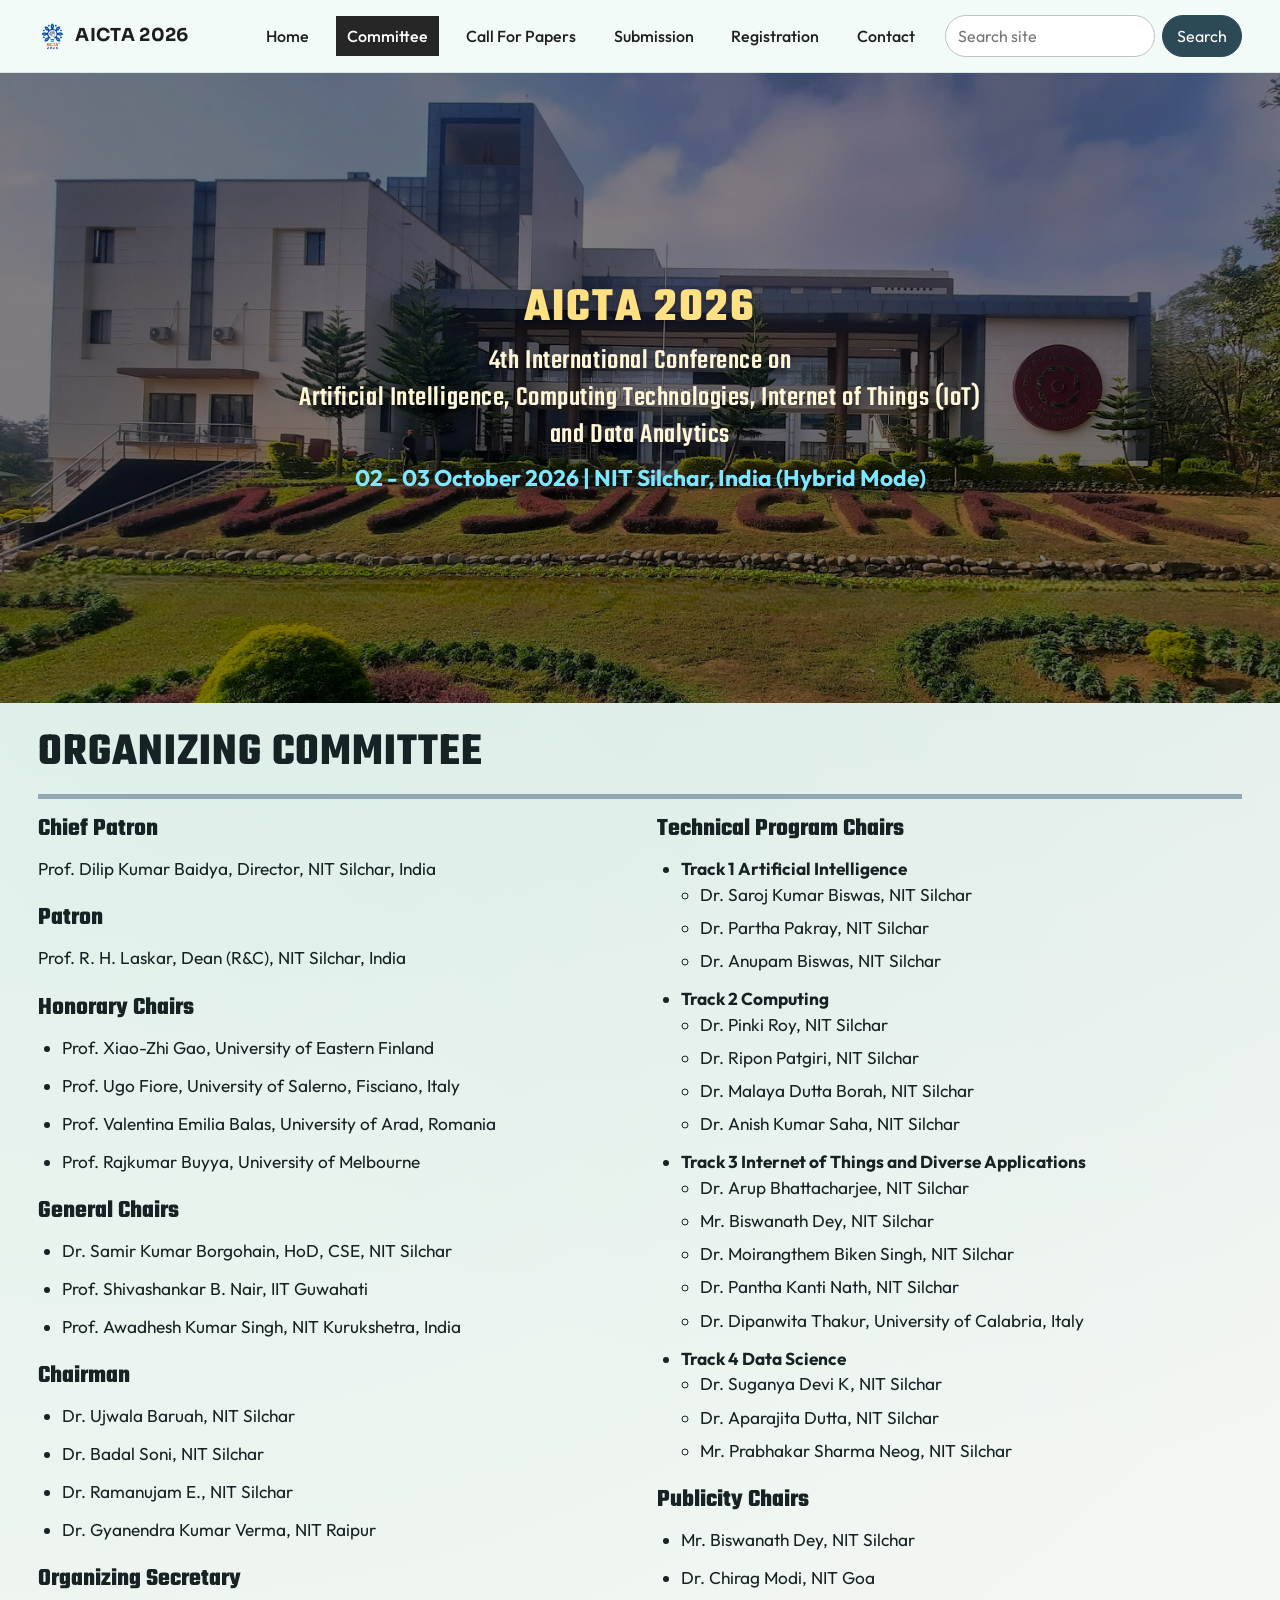
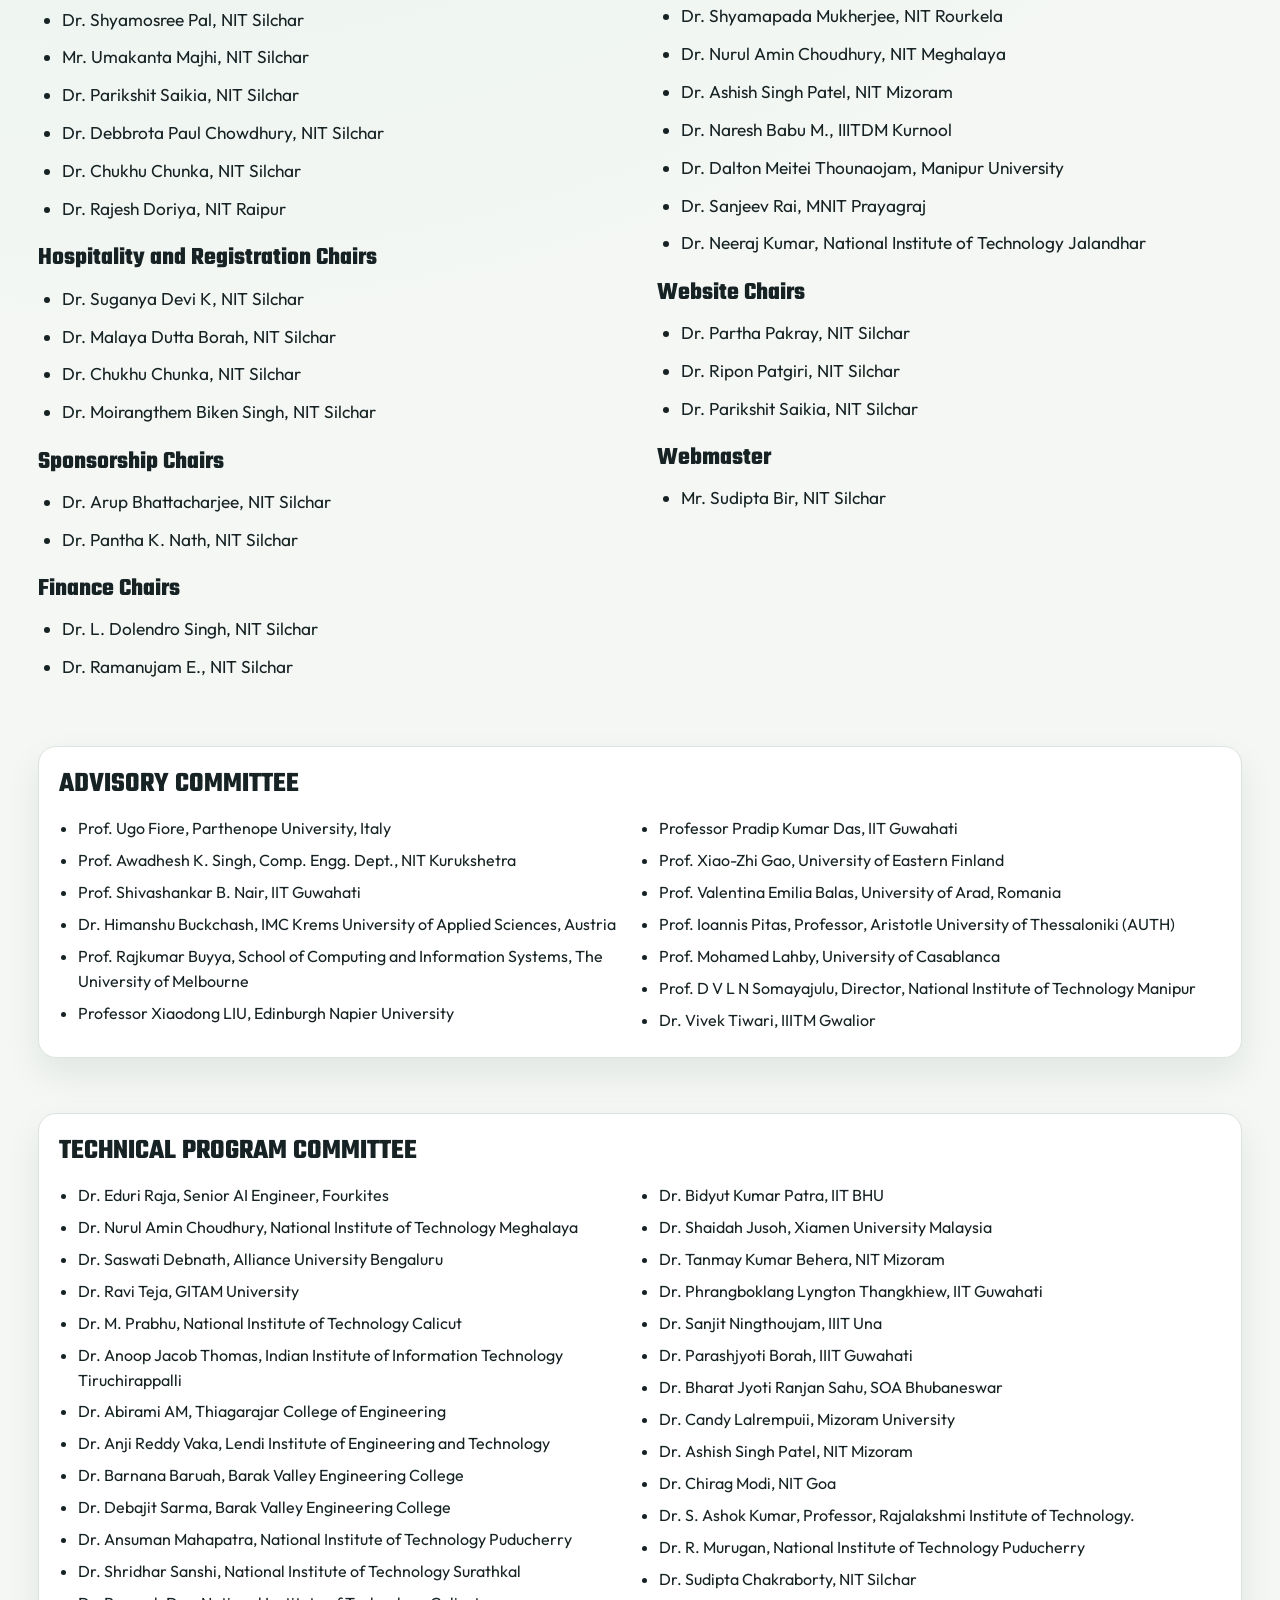
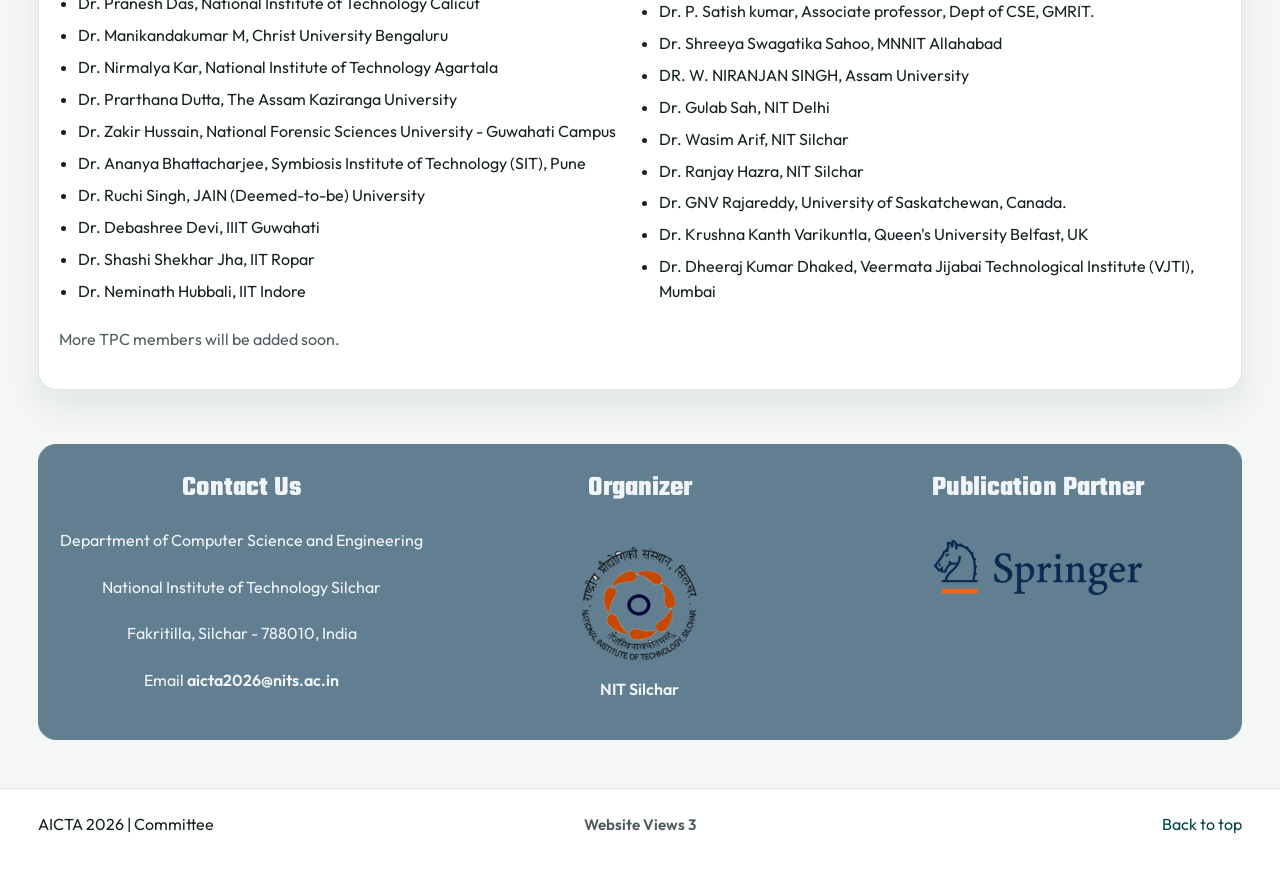
<file: committee.html>
<!DOCTYPE html>
<html lang="en">
<head>
  <meta charset="UTF-8" />
  <meta name="viewport" content="width=device-width, initial-scale=1.0" />
  <title>AICTA 2026 | Committee</title>
  <meta name="description" content="Organizing, advisory, and technical program committee for AICTA 2026." />
  <link rel="preconnect" href="https://fonts.googleapis.com" />
  <link rel="preconnect" href="https://fonts.gstatic.com" crossorigin />
  <link href="https://fonts.googleapis.com/css2?family=Outfit:wght@300;400;500;600;700;800&family=Sora:wght@400;600;700&display=swap" rel="stylesheet" />
  <link rel="stylesheet" href="styles.css" />
</head>
<body id="top">
  <header class="site-header">
    <div class="container nav-wrap">
      <a class="brand" href="index.html">
        <img class="brand-logo" src="logos/AICTA2026_Transparent.png" alt="AICTA 2026" />
        <span>AICTA 2026</span>
      </a>
      <button class="menu-btn" aria-label="Toggle navigation" aria-expanded="false">Menu</button>
      <nav class="site-nav" aria-label="Primary">
        <a href="index.html">Home</a>
        <a class="active" href="committee.html">Committee</a>
        <a href="call-for-papers.html">Call For Papers</a>
        <a href="submission.html">Submission</a>
        <a href="registration.html">Registration</a>
        <a href="#contact">Contact</a>
        <form class="site-search" role="search">
          <label class="visually-hidden" for="site-search-committee">Search site</label>
          <input id="site-search-committee" class="site-search-input" type="search" name="q" placeholder="Search site" autocomplete="off" />
          <button class="site-search-button" type="submit">Search</button>
          <div class="site-search-results" hidden></div>
        </form>
      </nav>
    </div>
  </header>

  <main>
    <section class="page-hero committee-hero">
      <div class="container top-banner-inner committee-banner-copy">
        <p class="eyebrow">AICTA 2026</p>
        <h2>4th International Conference on<br />Artificial Intelligence, Computing Technologies, Internet of Things (IoT)<br />and Data Analytics</h2>
        <p>02 - 03 October 2026 | NIT Silchar, India (Hybrid Mode)</p>
      </div>
    </section>

    <section class="section" id="organizing">
      <div class="container committee-title-wrap">
        <h1 class="committee-page-title">ORGANIZING COMMITTEE</h1>
        <hr class="committee-divider" />
      </div>

      <div class="container committee-two-column">
        <article>
          <h3>Chief Patron</h3>
          <p>Prof. Dilip Kumar Baidya, Director, NIT Silchar, India</p>
          <h3>Patron</h3>
          <p>Prof. R. H. Laskar, Dean (R&amp;C), NIT Silchar, India</p>

          <h3>Honorary Chairs</h3>
          <ul class="tight-list">
            <li>Prof. Xiao-Zhi Gao, University of Eastern Finland</li>
            <li>Prof. Ugo Fiore, University of Salerno, Fisciano, Italy</li>
            <li>Prof. Valentina Emilia Balas, University of Arad, Romania</li>
            <li>Prof. Rajkumar Buyya, University of Melbourne</li>
          </ul>

          <h3>General Chairs</h3>
          <ul class="tight-list">
            <li>Dr. Samir Kumar Borgohain, HoD, CSE, NIT Silchar</li>
            <li>Prof. Shivashankar B. Nair, IIT Guwahati</li>
            <li>Prof. Awadhesh Kumar Singh, NIT Kurukshetra, India</li>
          </ul>

          <h3>Chairman</h3>
          <ul class="tight-list">
            <li>Dr. Ujwala Baruah, NIT Silchar</li>
            <li>Dr. Badal Soni, NIT Silchar</li>
            <li>Dr. Ramanujam E., NIT Silchar</li>
            <li>Dr. Gyanendra Kumar Verma, NIT Raipur</li>
          </ul>

          <h3>Organizing Secretary</h3>
          <ul class="tight-list">
            <li>Dr. Shyamosree Pal, NIT Silchar</li>
            <li>Mr. Umakanta Majhi, NIT Silchar</li>
            <li>Dr. Parikshit Saikia, NIT Silchar</li>
            <li>Dr. Debbrota Paul Chowdhury, NIT Silchar</li>
            <li>Dr. Chukhu Chunka, NIT Silchar</li>
            <li>Dr. Rajesh Doriya, NIT Raipur</li>
          </ul>

          <h3>Hospitality and Registration Chairs</h3>
          <ul class="tight-list">
            <li>Dr. Suganya Devi K, NIT Silchar</li>
            <li>Dr. Malaya Dutta Borah, NIT Silchar</li>
            <li>Dr. Chukhu Chunka, NIT Silchar</li>
            <li>Dr. Moirangthem Biken Singh, NIT Silchar</li>
          </ul>

          <h3>Sponsorship Chairs</h3>
          <ul class="tight-list">
            <li>Dr. Arup Bhattacharjee, NIT Silchar</li>
            <li>Dr. Pantha K. Nath, NIT Silchar</li>
          </ul>

          <h3>Finance Chairs</h3>
          <ul class="tight-list">
            <li>Dr. L. Dolendro Singh, NIT Silchar</li>
            <li>Dr. Ramanujam E., NIT Silchar</li>
          </ul>
        </article>

        <article>
          <h3>Technical Program Chairs</h3>
          <ul class="tight-list">
            <li><strong>Track 1 Artificial Intelligence</strong>
              <ul class="tight-list committee-sublist">
                <li>Dr. Saroj Kumar Biswas, NIT Silchar</li>
                <li>Dr. Partha Pakray, NIT Silchar</li>
                <li>Dr. Anupam Biswas, NIT Silchar</li>
              </ul>
            </li>
            <li><strong>Track 2 Computing</strong>
              <ul class="tight-list committee-sublist">
                <li>Dr. Pinki Roy, NIT Silchar</li>
                <li>Dr. Ripon Patgiri, NIT Silchar</li>
                <li>Dr. Malaya Dutta Borah, NIT Silchar</li>
                <li>Dr. Anish Kumar Saha, NIT Silchar</li>
              </ul>
            </li>
            <li><strong>Track 3 Internet of Things and Diverse Applications</strong>
              <ul class="tight-list committee-sublist">
                <li>Dr. Arup Bhattacharjee, NIT Silchar</li>
                <li>Mr. Biswanath Dey, NIT Silchar</li>
                <li>Dr. Moirangthem Biken Singh, NIT Silchar</li>
                <li>Dr. Pantha Kanti Nath, NIT Silchar</li>
                <li>Dr. Dipanwita Thakur, University of Calabria, Italy</li>
              </ul>
            </li>
            <li><strong>Track 4 Data Science</strong>
              <ul class="tight-list committee-sublist">
                <li>Dr. Suganya Devi K, NIT Silchar</li>
                <li>Dr. Aparajita Dutta, NIT Silchar</li>
                <li>Mr. Prabhakar Sharma Neog, NIT Silchar</li>
              </ul>
            </li>
          </ul>

          <h3>Publicity Chairs</h3>
          <ul class="tight-list">
            <li>Mr. Biswanath Dey, NIT Silchar</li>
            <li>Dr. Chirag Modi, NIT Goa</li>
            <li>Dr. Shyamapada Mukherjee, NIT Rourkela</li>
            <li>Dr. Nurul Amin Choudhury, NIT Meghalaya</li>
            <li>Dr. Ashish Singh Patel, NIT Mizoram</li>
            <li>Dr. Naresh Babu M., IIITDM Kurnool</li>
            <li>Dr. Dalton Meitei Thounaojam, Manipur University</li>
            <li>Dr. Sanjeev Rai, MNIT Prayagraj</li>
            <li>Dr. Neeraj Kumar, National Institute of Technology Jalandhar</li>
          </ul>

          <h3>Website Chairs</h3>
          <ul class="tight-list">
            <li>Dr. Partha Pakray, NIT Silchar</li>
            <li>Dr. Ripon Patgiri, NIT Silchar</li>
            <li>Dr. Parikshit Saikia, NIT Silchar</li>
          </ul>

          <h3>Webmaster</h3>
          <ul class="tight-list">
            <li>Mr. Sudipta Bir, NIT Silchar</li>
          </ul>
        </article>
      </div>
    </section>

    <section class="section" id="advisory">
      <div class="container card">
        <h2 class="section-head">ADVISORY COMMITTEE</h2>
        <ul class="tight-list columns-2">
          <li>Prof. Ugo Fiore, Parthenope University, Italy</li>
          <li>Prof. Awadhesh K. Singh, Comp. Engg. Dept., NIT Kurukshetra</li>
          <li>Prof. Shivashankar B. Nair, IIT Guwahati</li>
          <li>Dr. Himanshu Buckchash, IMC Krems University of Applied Sciences, Austria</li>
          <li>Prof. Rajkumar Buyya, School of Computing and Information Systems, The University of Melbourne</li>
          <li>Professor Xiaodong LIU, Edinburgh Napier University</li>
          <li>Professor Pradip Kumar Das, IIT Guwahati</li>
          <li>Prof. Xiao-Zhi Gao, University of Eastern Finland</li>
          <li>Prof. Valentina Emilia Balas, University of Arad, Romania</li>
          <li>Prof. Ioannis Pitas, Professor, Aristotle University of Thessaloniki (AUTH)</li>
          <li>Prof. Mohamed Lahby, University of Casablanca</li>
          <li>Prof. D V L N Somayajulu, Director, National Institute of Technology Manipur</li>
          <li>Dr. Vivek Tiwari, IIITM Gwalior</li>
        </ul>
      </div>
    </section>

    <section class="section" id="tpc">
      <div class="container">
        <article class="card">
          <h2 class="section-head">TECHNICAL PROGRAM COMMITTEE</h2>
          <ul class="tight-list columns-2">
            <li>Dr. Eduri Raja, Senior AI Engineer, Fourkites</li>
            <li>Dr. Nurul Amin Choudhury, National Institute of Technology Meghalaya</li>
            <li>Dr. Saswati Debnath, Alliance University Bengaluru</li>
            <li>Dr. Ravi Teja, GITAM University</li>
            <li>Dr. M. Prabhu, National Institute of Technology Calicut</li>
            <li>Dr. Anoop Jacob Thomas, Indian Institute of Information Technology Tiruchirappalli</li>
            <li>Dr. Abirami AM, Thiagarajar College of Engineering</li>
            <li>Dr. Anji Reddy Vaka, Lendi Institute of Engineering and Technology</li>
            <li>Dr. Barnana Baruah, Barak Valley Engineering College</li>
            <li>Dr. Debajit Sarma, Barak Valley Engineering College</li>
            <li>Dr. Ansuman Mahapatra, National Institute of Technology Puducherry</li>
            <li>Dr. Shridhar Sanshi, National Institute of Technology Surathkal</li>
            <li>Dr. Pranesh Das, National Institute of Technology Calicut</li>
            <li>Dr. Manikandakumar M, Christ University Bengaluru</li>
            <li>Dr. Nirmalya Kar, National Institute of Technology Agartala</li>
            <li>Dr. Prarthana Dutta, The Assam Kaziranga University</li>
            <li>Dr. Zakir Hussain, National Forensic Sciences University - Guwahati Campus</li>
            <li>Dr. Ananya Bhattacharjee, Symbiosis Institute of Technology (SIT), Pune</li>
            <li>Dr. Ruchi Singh, JAIN (Deemed-to-be) University</li>
            <li>Dr. Debashree Devi, IIIT Guwahati</li>
            <li>Dr. Shashi Shekhar Jha, IIT Ropar</li>
            <li>Dr. Neminath Hubbali, IIT Indore</li>
            <li>Dr. Bidyut Kumar Patra, IIT BHU</li>
             <li>Dr. Shaidah Jusoh, Xiamen University Malaysia</li>
             <li>Dr. Tanmay Kumar Behera, NIT Mizoram</li>
             <li>Dr. Phrangboklang Lyngton Thangkhiew, IIT Guwahati</li>
             <li>Dr. Sanjit Ningthoujam, IIIT Una</li>
             <li>Dr. Parashjyoti Borah, IIIT Guwahati</li>
             <li>Dr. Bharat Jyoti Ranjan Sahu, SOA Bhubaneswar</li>
             <li>Dr. Candy Lalrempuii, Mizoram University</li>
             <li>Dr. Ashish Singh Patel, NIT Mizoram</li>
             <li>Dr. Chirag Modi, NIT Goa</li>
             <li>Dr. S. Ashok Kumar, Professor, Rajalakshmi Institute of Technology.</li>
             <li>Dr. R. Murugan, National Institute of Technology Puducherry</li>
             <li>Dr. Sudipta Chakraborty, NIT Silchar</li>
             <li>Dr. P. Satish kumar, Associate professor, Dept of CSE, GMRIT.</li>
             <li>Dr. Shreeya Swagatika Sahoo, MNNIT Allahabad</li>
             <li>DR. W. NIRANJAN SINGH, Assam University</li>
             <li>Dr. Gulab Sah, NIT Delhi</li>
             <li>Dr. Wasim Arif, NIT Silchar</li>
             <li>Dr. Ranjay Hazra, NIT Silchar</li>
             <li>Dr. GNV Rajareddy, University of Saskatchewan, Canada.</li>
             <li>Dr. Krushna Kanth Varikuntla, Queen's University Belfast, UK</li>
             <li>Dr. Dheeraj Kumar Dhaked, Veermata Jijabai Technological Institute (VJTI), Mumbai</li>
          </ul>
          <p class="muted">More TPC members will be added soon.</p>
        </article>
      </div>
    </section>

    <section class="section contact" id="contact">
      <div class="container contact-grid card">
        <div class="contact-info">
          <h2>Contact Us</h2>
          <p>Department of Computer Science and Engineering</p>
          <p>National Institute of Technology Silchar</p>
          <p>Fakritilla, Silchar - 788010, India</p>
          <p>Email <a class="text-link" href="mailto:aicta2026@nits.ac.in">aicta2026@nits.ac.in</a></p>
        </div>
        <div class="contact-organizer">
          <h2>Organizer</h2>
          <img src="logos/nitslogotr.png" alt="NIT Silchar" class="organizer-logo" />
          <p><a class="text-link" href="https://www.nits.ac.in" target="_blank" rel="noopener noreferrer">NIT Silchar</a></p>
        </div>
        <div class="contact-publication">
          <h2>Publication Partner</h2>
          <img src="logos/springer-logo-transparent.png" alt="Springer" class="publication-logo" />
        </div>
      </div>
    </section>
  </main>

  <footer class="site-footer">
    <div class="container footer-wrap">
      <p>AICTA 2026 | Committee</p>
      <p class="footer-views">Website Views <span class="view-counter-value">0</span></p>
      <a href="#top">Back to top</a>
    </div>
  </footer>

  <script src="script.js"></script>
</body>
</html>
</file>
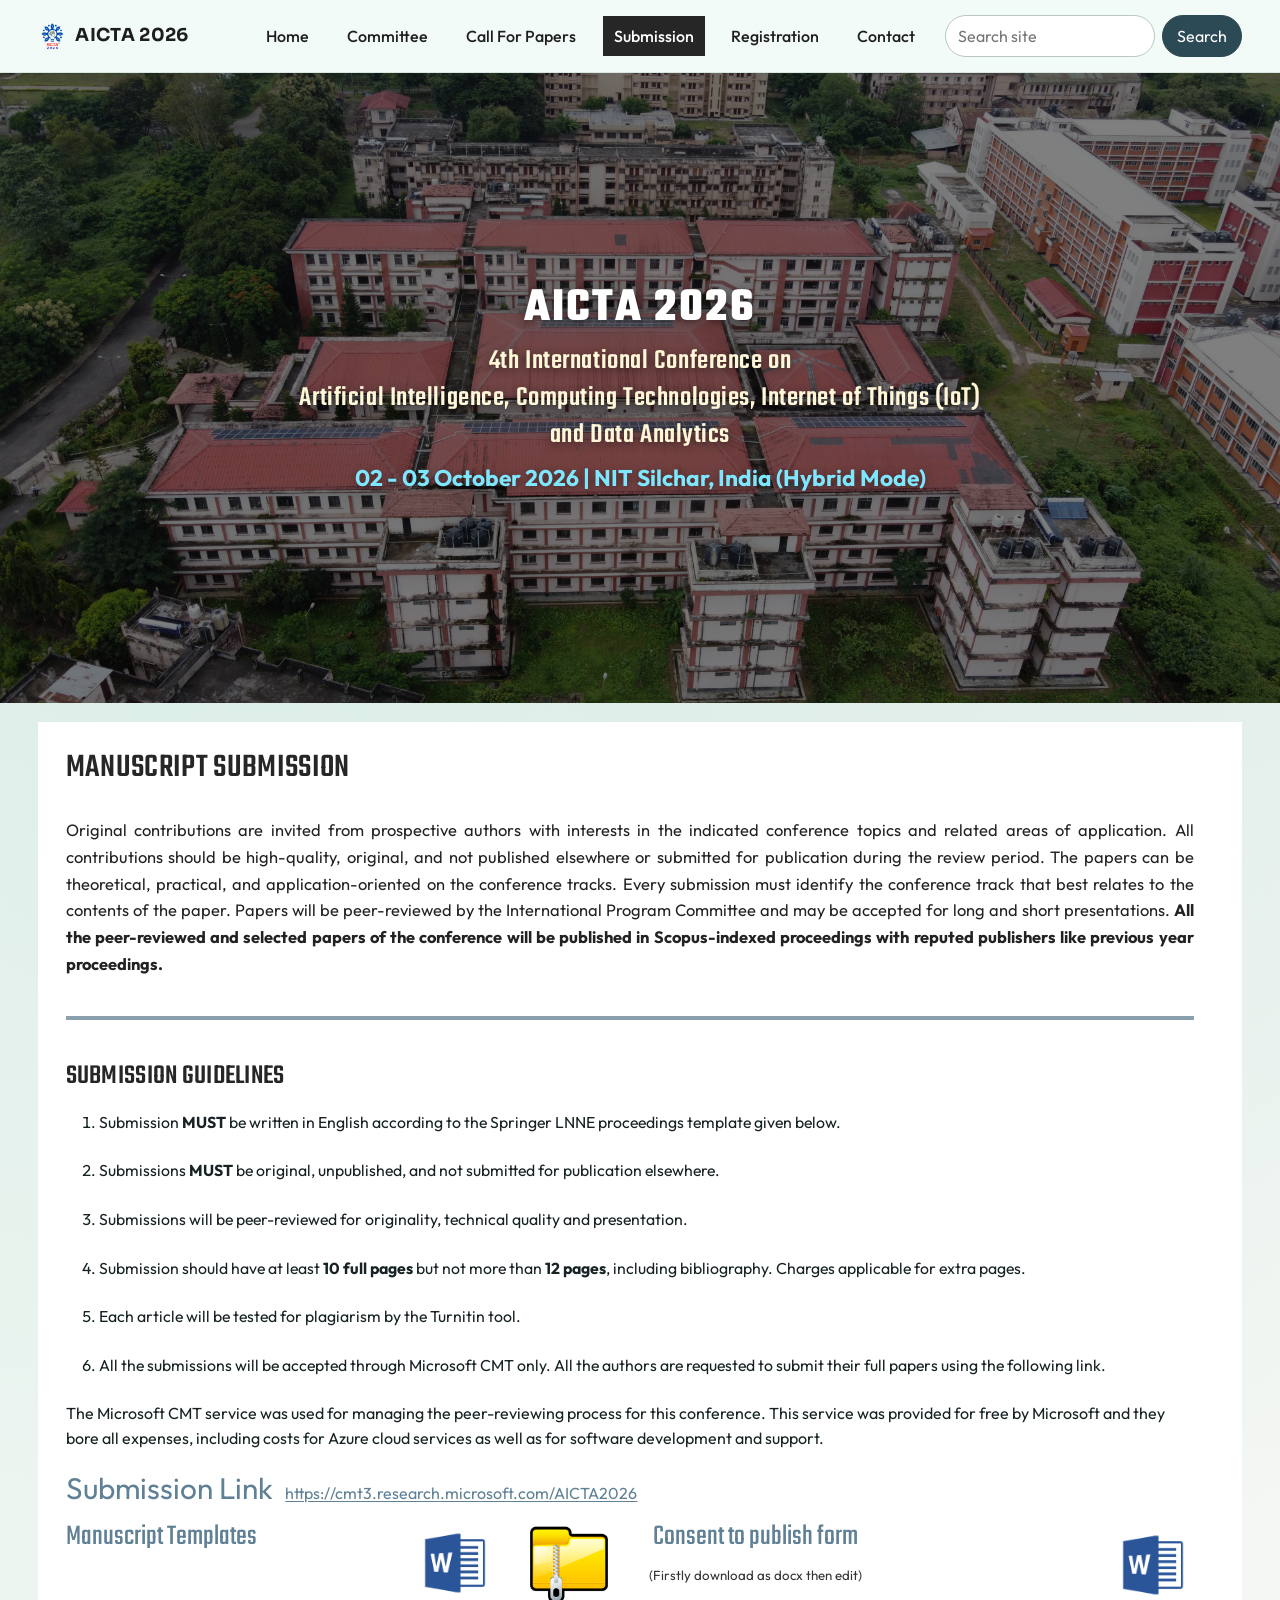
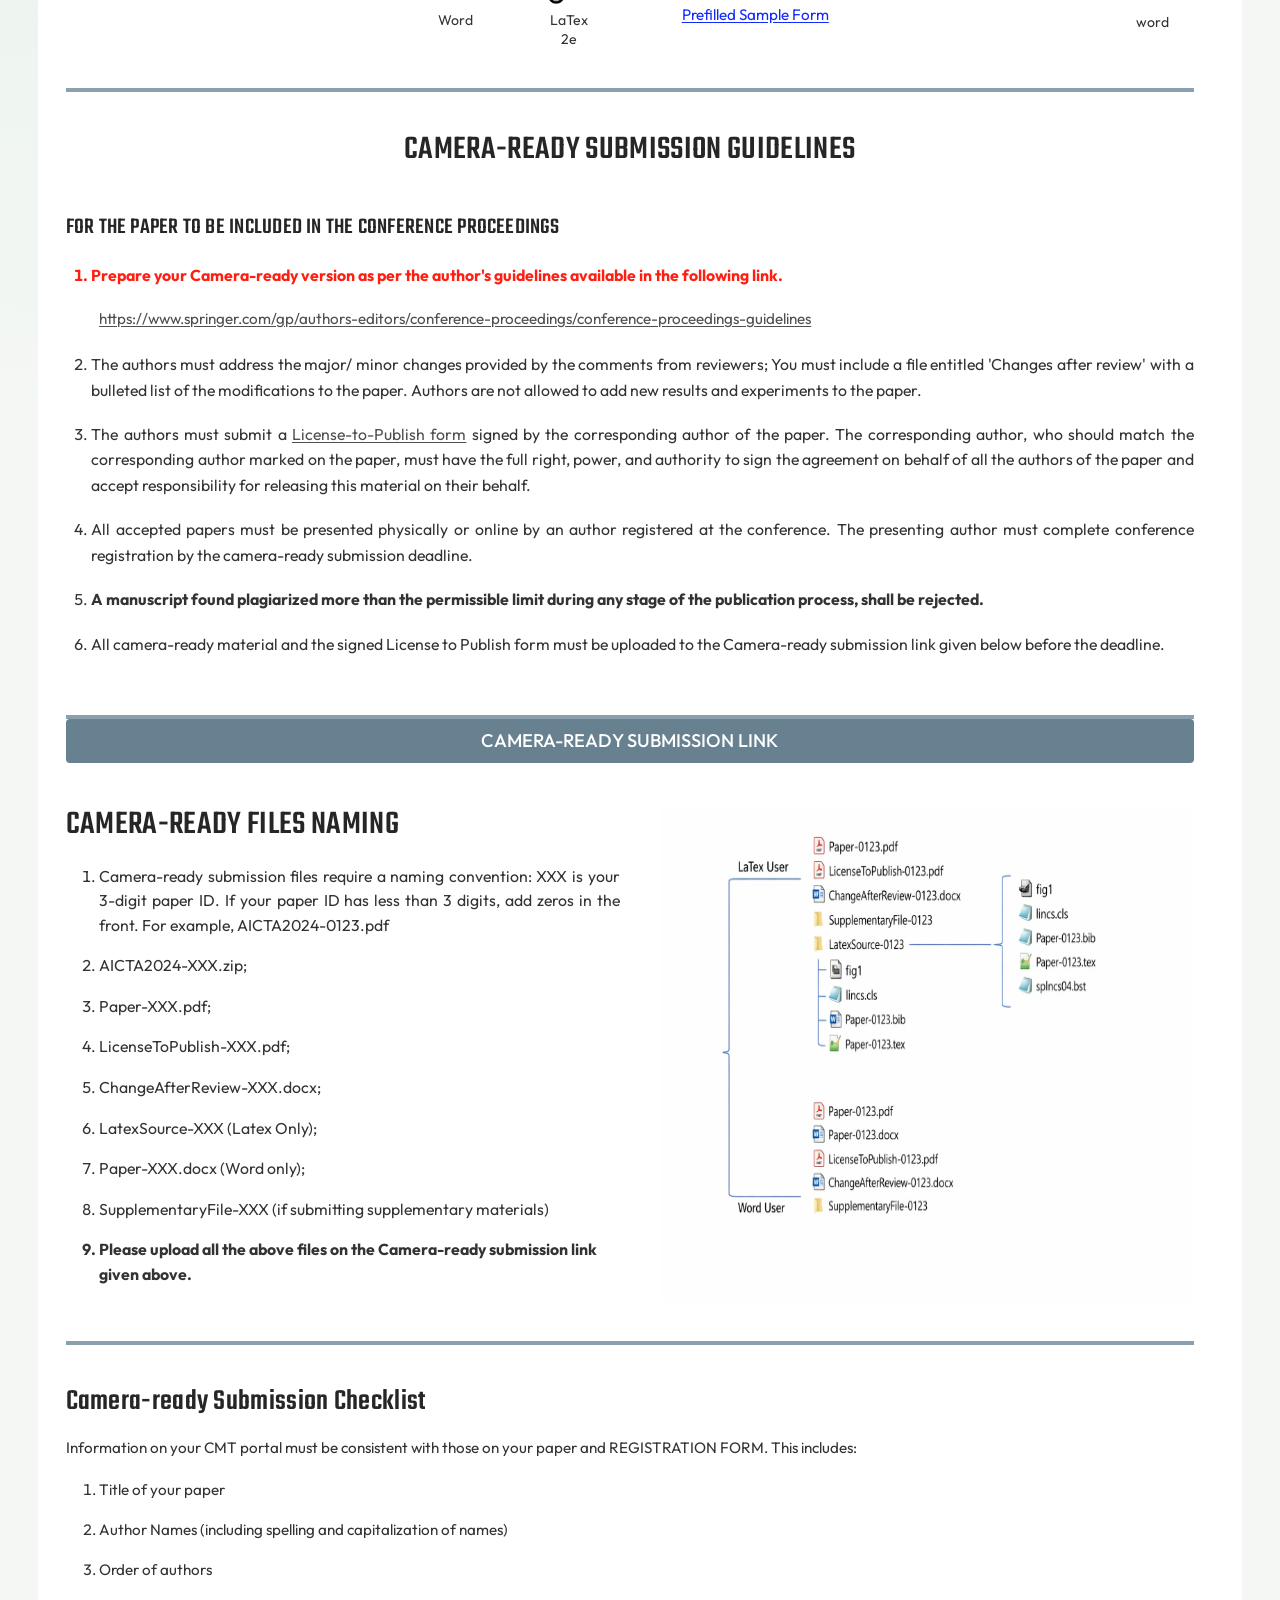
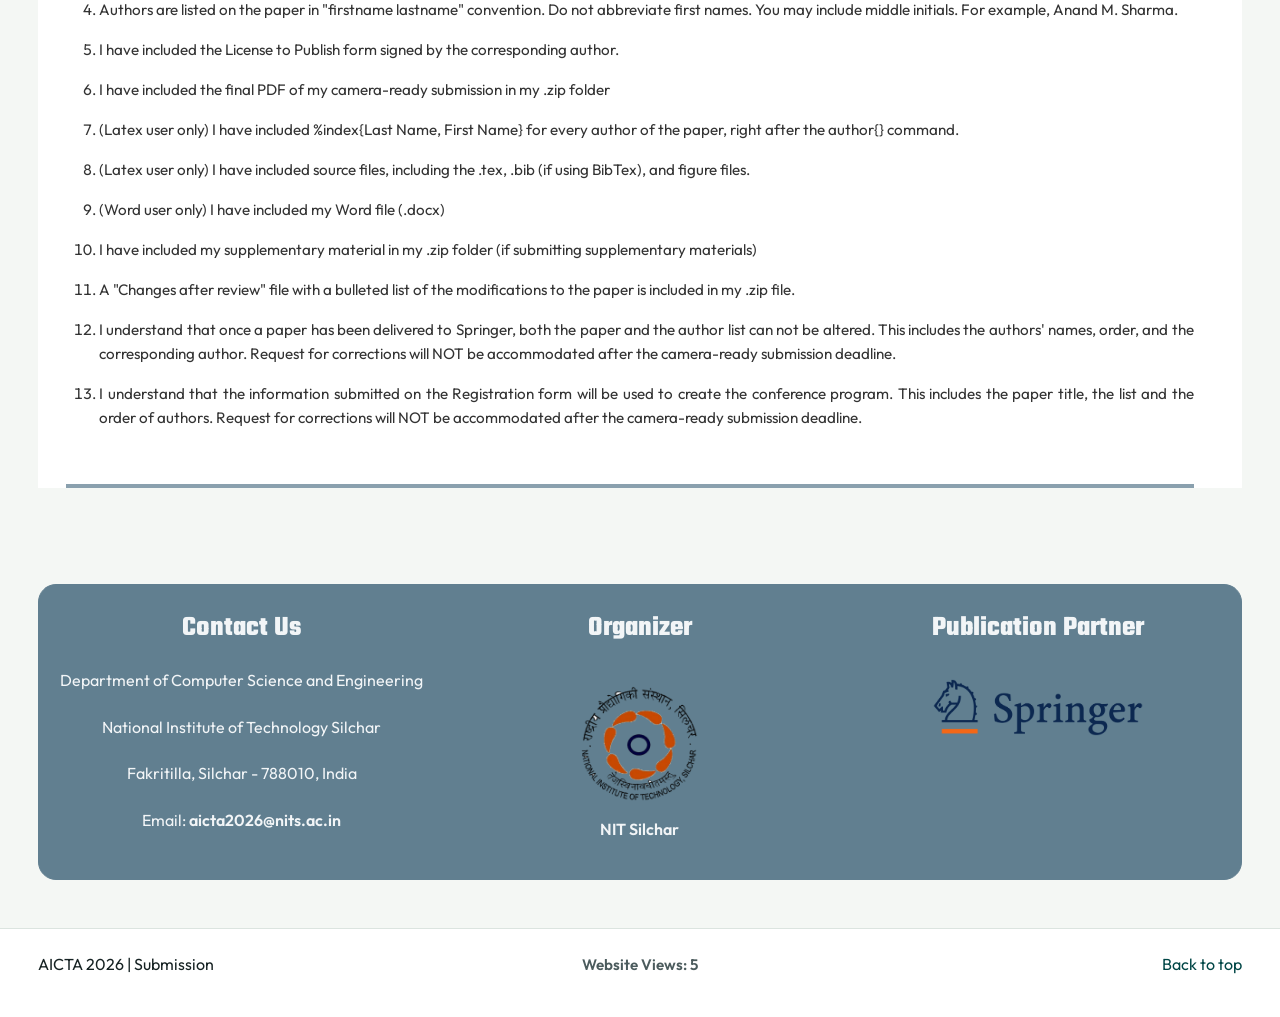
<file: submission.html>
<!DOCTYPE html>
<html lang="en">
<head>
  <meta charset="UTF-8" />
  <meta name="viewport" content="width=device-width, initial-scale=1.0" />
  <title>AICTA 2026 | Submission</title>
  <meta name="description" content="Manuscript submission and camera-ready instructions for AICTA 2026." />
  <link rel="preconnect" href="https://fonts.googleapis.com" />
  <link rel="preconnect" href="https://fonts.gstatic.com" crossorigin />
  <link href="https://fonts.googleapis.com/css2?family=Outfit:wght@300;400;500;600;700;800&family=Sora:wght@400;600;700&display=swap" rel="stylesheet" />
  <link rel="stylesheet" href="styles.css" />
</head>
<body id="top">
  <header class="site-header">
    <div class="container nav-wrap">
      <a class="brand" href="index.html">
        <img class="brand-logo" src="logos/AICTA2026_Transparent.png" alt="AICTA 2026" />
        <span>AICTA 2026</span>
      </a>
      <button class="menu-btn" aria-label="Toggle navigation" aria-expanded="false">Menu</button>
      <nav class="site-nav" aria-label="Primary">
        <a href="index.html">Home</a>
        <a href="committee.html">Committee</a>
        <a href="call-for-papers.html">Call For Papers</a>
        <a class="active" href="submission.html">Submission</a>
        <a href="registration.html">Registration</a>
        <a href="#contact">Contact</a>
        <form class="site-search" role="search">
          <label class="visually-hidden" for="site-search-submission">Search site</label>
          <input id="site-search-submission" class="site-search-input" type="search" name="q" placeholder="Search site" autocomplete="off" />
          <button class="site-search-button" type="submit">Search</button>
          <div class="site-search-results" hidden></div>
        </form>
      </nav>
    </div>
  </header>

  <main>
    <section class="page-hero submission-hero">
      <div class="container top-banner-inner">
        <p class="eyebrow">AICTA 2026</p>
        <h2>4th International Conference on<br />Artificial Intelligence, Computing Technologies, Internet of Things (IoT)<br />and Data Analytics</h2>
        <p>02 - 03 October 2026 | NIT Silchar, India (Hybrid Mode)</p>
      </div>
    </section>

    <section class="section">
      <div class="container submission-reference">
        <section class="submission-intro submission-section-divider">
          <h2>MANUSCRIPT SUBMISSION</h2>
          <p>
            Original contributions are invited from prospective authors with interests in the indicated conference topics and related areas of application.
            All contributions should be high-quality, original, and not published elsewhere or submitted for publication during the review period. The
            papers can be theoretical, practical, and application-oriented on the conference tracks. Every submission must identify the conference track
            that best relates to the contents of the paper. Papers will be peer-reviewed by the International Program Committee and may be accepted
            for long and short presentations. <strong>All the peer-reviewed and selected papers of the conference will be published in Scopus-indexed
            proceedings with reputed publishers like previous year proceedings.</strong>
          </p>
        </section>

        <section class="submission-guidelines-block submission-section-divider" aria-labelledby="submission-guidelines-title">
          <h2 id="submission-guidelines-title" class="submission-guidelines-title">SUBMISSION GUIDELINES</h2>
          <ol class="submission-reference-list">
            <li>Submission <strong>MUST</strong> be written in English according to the Springer LNNE proceedings template given below.</li>
            <li>Submissions <strong>MUST</strong> be original, unpublished, and not submitted for publication elsewhere.</li>
            <li>Submissions will be peer-reviewed for originality, technical quality and presentation.</li>
            <li>Submission should have at least <strong>10 full pages</strong> but not more than <strong>12 pages</strong>, including bibliography. Charges applicable for extra pages.</li>
            <li>Each article will be tested for plagiarism by the Turnitin tool.</li>
            <li>All the submissions will be accepted through Microsoft CMT only. All the authors are requested to submit their full papers using the following link.</li>
          </ol>

          <p>The Microsoft CMT service was used for managing the peer-reviewing process for this conference. This service was provided for free by Microsoft and they bore all expenses, including costs for Azure cloud services as well as for software development and support.</p>

          <p class="submission-reference-linkline">
            <span>Submission Link</span>
            <a href="https://cmt3.research.microsoft.com/AICTA2026" target="_blank" rel="noopener noreferrer">https://cmt3.research.microsoft.com/AICTA2026</a>
          </p>

          <div class="submission-reference-resources">
            <div class="submission-template-group">
              <h2>Manuscript Templates</h2>
              <div class="submission-resource-icons">
                <a class="submission-resource-link" href="https://drive.google.com/file/d/1IaZBQyIro7h9ni2tiioi7PLvc6d3cOop/view?usp=sharing" target="_blank" rel="noopener noreferrer">
                  <img src="logos/—Pngtree—microsoft word icon vector_3588805.png" alt="Word template" />
                  <span>Word</span>
                </a>
                <a class="submission-resource-link" href="https://drive.google.com/file/d/1aG6djUOaKoxdSjweiFilm1-6-1lRGg0u/view?usp=sharing" target="_blank" rel="noopener noreferrer">
                  <img src="logos/Zipicon.ico" alt="LaTex 2e template zip file" />
                  <span>LaTex<br />2e</span>
                </a>
              </div>
            </div>

            <div class="submission-consent-group">
              <div class="submission-consent-copy">
                <h2>Consent to publish form</h2>
                <p>(Firstly download as docx then edit)</p>
                <a href="https://drive.google.com/file/d/1s8E0PNB4rG3kW86Rs0oO7AAAZt2BWOFm/view?usp=sharing" target="_blank" rel="noopener noreferrer">Prefilled Sample Form</a>
              </div>
              <a class="submission-resource-link submission-consent-link" href="https://docs.google.com/document/d/16ZBeTEL53BH3PpbzB6X_gTg68J4p76_l/edit?usp=sharing&amp;ouid=116135375420784722186&amp;rtpof=true&amp;sd=true" target="_blank" rel="noopener noreferrer">
                <img src="logos/—Pngtree—microsoft word icon vector_3588805.png" alt="Consent to publish Word form" />
                <span>word</span>
              </a>
            </div>
          </div>
        </section>

        <section class="camera-ready-block submission-section-divider" aria-labelledby="camera-ready-title">
          <h2 id="camera-ready-title" class="camera-ready-title">CAMERA-READY SUBMISSION GUIDELINES</h2>
          <h3 class="camera-ready-subtitle">FOR THE PAPER TO BE INCLUDED IN THE CONFERENCE PROCEEDINGS</h3>
          <ol class="camera-ready-list">
            <li class="camera-ready-emphasis">Prepare your Camera-ready version as per the author's guidelines available in the following link.</li>
          </ol>
          <p class="camera-ready-linkline">
            <a href="https://www.springer.com/gp/authors-editors/conference-proceedings/conference-proceedings-guidelines" target="_blank" rel="noopener noreferrer">https://www.springer.com/gp/authors-editors/conference-proceedings/conference-proceedings-guidelines</a>
          </p>
          <ol class="camera-ready-list camera-ready-list-continued" start="2">
            <li>The authors must address the major/ minor changes provided by the comments from reviewers; You must include a file entitled 'Changes after review' with a bulleted list of the modifications to the paper. Authors are not allowed to add new results and experiments to the paper.</li>
            <li>The authors must submit a <a href="https://docs.google.com/document/d/16ZBeTEL53BH3PpbzB6X_gTg68J4p76_l/edit?usp=sharing&amp;ouid=116135375420784722186&amp;rtpof=true&amp;sd=true" target="_blank" rel="noopener noreferrer">License-to-Publish form</a> signed by the corresponding author of the paper. The corresponding author, who should match the corresponding author marked on the paper, must have the full right, power, and authority to sign the agreement on behalf of all the authors of the paper and accept responsibility for releasing this material on their behalf.</li>
            <li>All accepted papers must be presented physically or online by an author registered at the conference. The presenting author must complete conference registration by the camera-ready submission deadline.</li>
            <li><strong>A manuscript found plagiarized more than the permissible limit during any stage of the publication process, shall be rejected.</strong></li>
            <li>All camera-ready material and the signed License to Publish form must be uploaded to the Camera-ready submission link given below before the deadline.</li>
          </ol>
        </section>

        <a class="camera-ready-submit-bar" href="https://forms.gle/FtFyYh3H3Wkq5C8b9" target="_blank" rel="noopener noreferrer">CAMERA-READY SUBMISSION LINK</a>

        <section class="files-naming-block submission-section-divider" aria-labelledby="files-naming-title">
          <div class="files-naming-copy">
            <h2 id="files-naming-title" class="files-naming-title">CAMERA-READY FILES NAMING</h2>
            <ol class="files-naming-list">
              <li>Camera-ready submission files require a naming convention: XXX is your 3-digit paper ID. If your paper ID has less than 3 digits, add zeros in the front. For example, AICTA2024-0123.pdf</li>
              <li>AICTA2024-XXX.zip;</li>
              <li>Paper-XXX.pdf;</li>
              <li>LicenseToPublish-XXX.pdf;</li>
              <li>ChangeAfterReview-XXX.docx;</li>
              <li>LatexSource-XXX (Latex Only);</li>
              <li>Paper-XXX.docx (Word only);</li>
              <li>SupplementaryFile-XXX (if submitting supplementary materials)</li>
              <li class="files-naming-emphasis">Please upload all the above files on the Camera-ready submission link given above.</li>
            </ol>
          </div>
          <div class="files-naming-visual">
            <img src="img/screenshot.jpeg" alt="Camera-ready file naming example" />
          </div>
        </section>

        <section class="submission-checklist-block submission-section-divider" aria-labelledby="submission-checklist-title">
          <h2 id="submission-checklist-title" class="submission-checklist-title">Camera-ready Submission Checklist</h2>
          <p class="submission-checklist-intro">Information on your CMT portal must be consistent with those on your paper and REGISTRATION FORM. This includes:</p>
          <ol class="submission-checklist-list">
            <li>Title of your paper</li>
            <li>Author Names (including spelling and capitalization of names)</li>
            <li>Order of authors</li>
            <li>Authors are listed on the paper in "firstname lastname" convention. Do not abbreviate first names. You may include middle initials. For example, Anand M. Sharma.</li>
            <li>I have included the License to Publish form signed by the corresponding author.</li>
            <li>I have included the final PDF of my camera-ready submission in my .zip folder</li>
            <li>(Latex user only) I have included %index{Last Name, First Name} for every author of the paper, right after the author{} command.</li>
            <li>(Latex user only) I have included source files, including the .tex, .bib (if using BibTex), and figure files.</li>
            <li>(Word user only) I have included my Word file (.docx)</li>
            <li>I have included my supplementary material in my .zip folder (if submitting supplementary materials)</li>
            <li>A "Changes after review" file with a bulleted list of the modifications to the paper is included in my .zip file.</li>
            <li>I understand that once a paper has been delivered to Springer, both the paper and the author list can not be altered. This includes the authors' names, order, and the corresponding author. Request for corrections will NOT be accommodated after the camera-ready submission deadline.</li>
            <li>I understand that the information submitted on the Registration form will be used to create the conference program. This includes the paper title, the list and the order of authors. Request for corrections will NOT be accommodated after the camera-ready submission deadline.</li>
          </ol>
        </section>
      </div>
    </section>

    <section class="section contact" id="contact">
      <div class="container contact-grid card">
        <div class="contact-info">
          <h2>Contact Us</h2>
          <p>Department of Computer Science and Engineering</p>
          <p>National Institute of Technology Silchar</p>
          <p>Fakritilla, Silchar - 788010, India</p>
          <p>Email: <a class="text-link" href="mailto:aicta2026@nits.ac.in">aicta2026@nits.ac.in</a></p>
        </div>
        <div class="contact-organizer">
          <h2>Organizer</h2>
          <img src="logos/nitslogotr.png" alt="NIT Silchar" class="organizer-logo" />
          <p><a class="text-link" href="https://www.nits.ac.in" target="_blank" rel="noopener noreferrer">NIT Silchar</a></p>
        </div>
        <div class="contact-publication">
          <h2>Publication Partner</h2>
          <img src="logos/springer-logo-transparent.png" alt="Springer" class="publication-logo" />
        </div>
      </div>
    </section>
  </main>

  <footer class="site-footer">
    <div class="container footer-wrap">
      <p>AICTA 2026 | Submission</p>
      <p class="footer-views">Website Views: <span class="view-counter-value">0</span></p>
      <a href="#top">Back to top</a>
    </div>
  </footer>

  <script src="script.js"></script>
</body>
</html>
</file>
<file: styles.css>
@import url("https://fonts.googleapis.com/css2?family=Teko:wght@400;500;600;700;800&display=swap");

:root {
  --bg: #f4f7f4;
  --surface: #ffffff;
  --text: #162223;
  --muted: #4f5f60;
  --primary: #005f5f;
  --primary-dark: #004646;
  --accent: #c6e7dd;
  --accent-soft: #eef8f3;
  --border: #dbe4df;
  --shadow: 0 16px 36px rgba(11, 34, 33, 0.08);
}

* {
  box-sizing: border-box;
}

html {
  scroll-behavior: smooth;
}

body {
  margin: 0;
  font-family: Outfit, "Segoe UI", Tahoma, Geneva, Verdana, sans-serif;
  color: var(--text);
  background:
    radial-gradient(circle at 10% 10%, rgba(198, 231, 221, 0.55), transparent 40%),
    radial-gradient(circle at 90% 0%, rgba(0, 95, 95, 0.08), transparent 35%),
    var(--bg);
  line-height: 1.55;
}

.visually-hidden {
  position: absolute;
  width: 1px;
  height: 1px;
  padding: 0;
  margin: -1px;
  overflow: hidden;
  clip: rect(0, 0, 0, 0);
  white-space: nowrap;
  border: 0;
}

.container {
  width: min(1240px, 94vw);
  margin: 0 auto;
}

.narrow {
  width: min(760px, 92vw);
}

.site-header {
  position: sticky;
  top: 0;
  z-index: 100;
  backdrop-filter: none;
  background: #f3fbf8;
  border-bottom: 1px solid #d9e7e2;
}

.nav-wrap {
  display: flex;
  align-items: center;
  justify-content: space-between;
  min-height: 72px;
  gap: 1rem;
}

.brand {
  text-decoration: none;
  color: #1e1e1e;
  font-family: Sora, "Segoe UI", sans-serif;
  font-size: 1.12rem;
  font-weight: 700;
  letter-spacing: 0.02em;
  display: inline-flex;
  align-items: center;
  gap: 0.55rem;
  text-shadow: none;
}

.brand-logo {
  width: 28px;
  height: 28px;
  object-fit: contain;
  flex: 0 0 auto;
}

.site-nav {
  display: flex;
  gap: 1rem;
  flex-wrap: wrap;
  align-items: center;
}

.site-nav a {
  text-decoration: none;
  color: #1f1f1f;
  font-weight: 500;
  padding: 0.45rem 0.68rem;
  border-radius: 0;
  text-shadow: none;
}

.site-nav a:hover {
  color: #1f1f1f;
  background: transparent;
}

.site-nav a.active {
  color: #ffffff;
  background: #262626;
}

.site-search {
  position: relative;
  display: flex;
  align-items: center;
  gap: 0.45rem;
  margin-left: 0.2rem;
}

.site-search-input {
  width: min(210px, 42vw);
  padding: 0.48rem 0.72rem;
  border: 1px solid #b9c8c2;
  border-radius: 999px;
  font: inherit;
  color: #1f1f1f;
  background: #ffffff;
}

.site-search-input:focus {
  outline: 2px solid #7ea8b0;
  outline-offset: 1px;
}

.site-search-button {
  border: 1px solid #2c4a55;
  border-radius: 999px;
  background: #2c4a55;
  color: #fff;
  padding: 0.48rem 0.85rem;
  font: inherit;
  cursor: pointer;
}

.site-search-results {
  position: absolute;
  top: calc(100% + 0.45rem);
  right: 0;
  width: min(360px, 84vw);
  max-height: 320px;
  overflow-y: auto;
  padding: 0.45rem;
  border: 1px solid #d4dfda;
  border-radius: 14px;
  background: #ffffff;
  box-shadow: 0 16px 36px rgba(11, 34, 33, 0.14);
}

.site-search-results[hidden] {
  display: none;
}

.site-search-result,
.site-search-empty {
  display: block;
  padding: 0.7rem 0.8rem;
  border-radius: 10px;
}

.site-search-result {
  color: #1c2a2a;
  text-decoration: none;
}

.site-search-result:hover,
.site-search-result:focus-visible {
  background: #eff5f3;
}

.site-search-result strong {
  display: block;
  font-size: 0.98rem;
}

.site-search-result span,
.site-search-empty {
  font-size: 0.9rem;
  color: #506062;
}

.menu-btn {
  display: none;
  border: 1px solid #1f1f1f;
  background: transparent;
  color: #1f1f1f;
  padding: 0.55rem 0.9rem;
  border-radius: 10px;
  font-family: inherit;
  text-shadow: none;
}

.top-banner {
  position: relative;
  margin: 0;
  width: 100%;
  min-height: 70vh;
  border-radius: 0;
  overflow: hidden;
  box-shadow: var(--shadow);
  background-image:
    linear-gradient(100deg, rgba(9, 29, 45, 0.86) 0%, rgba(9, 29, 45, 0.5) 54%, rgba(9, 29, 45, 0.28) 100%),
    url("img/20260101_093542.jpg");
  background-size: cover;
  background-position: center top;
}

.top-banner-inner {
  position: relative;
  z-index: 1;
  min-height: 70vh;
  display: flex;
  flex-direction: column;
  justify-content: center;
  align-items: center;
  text-align: center;
  padding-top: 0;
  gap: 0.6rem;
  color: #f4fffc;
}

.top-banner-inner .eyebrow {
  color: #ffe082;
  margin: 0;
  font-family: "Teko", Oswald, Arial, "Helvetica Neue", Helvetica, sans-serif;
  font-size: clamp(1.85rem, 4.1vw, 3rem);
  font-weight: 700;
  line-height: 1;
  letter-spacing: 0.04em;
  text-shadow: 0 2px 10px rgba(0, 0, 0, 0.45);
  text-transform: none;
}

.top-banner-inner h2 {
  margin: 0;
  max-width: 980px;
  color: #fff7d8;
  font-family: "Teko", Oswald, Arial, "Helvetica Neue", Helvetica, sans-serif;
  font-size: clamp(1.08rem, 2.2vw, 1.8rem);
  font-weight: 500;
  line-height: 1.32;
  letter-spacing: 0.02em;
  text-shadow: 0 2px 10px rgba(0, 0, 0, 0.45);
}

.top-banner-inner p {
  margin: 0;
  color: #7de7ff;
  font-family: Outfit, "Segoe UI", Tahoma, Geneva, Verdana, sans-serif;
  font-weight: 700;
  font-size: clamp(0.92rem, 1.85vw, 1.42rem);
  line-height: 1.2;
  text-shadow: 0 2px 8px rgba(0, 0, 0, 0.42);
}

.submission-strip {
  padding: 2rem 0 1.1rem;
}

.quick-links {
  display: flex;
  flex-wrap: wrap;
  gap: 0.7rem;
}

.submission-callout {
  display: inline-block;
  align-items: center;
  gap: 0;
  color: #1f3fb5;
  text-decoration: none;
  font-family: "Segoe Print", "Comic Sans MS", cursive;
  font-size: clamp(0.9rem, 1.65vw, 1.22rem);
  line-height: 1.15;
  font-weight: 700;
  padding: 0;
  border-radius: 0;
  background: transparent;
  border: none;
  box-shadow: none;
  transform: translateX(0) rotate(0deg);
  transition: color 0.2s ease, text-decoration-color 0.2s ease;
  animation: submission-callout-roll 3.2s ease-in-out infinite;
}

.submission-callout:hover {
  text-decoration: underline;
  color: #1431aa;
}

.submission-callout::after {
  content: "\2192";
  transform: translateX(0);
  transition: transform 0.2s ease;
}

.submission-callout:hover::after,
.submission-callout:focus-visible::after {
  transform: translateX(4px);
}

.submission-callout:active {
  transform: translateX(0) scale(0.99);
}

.submission-callout:focus-visible {
  outline: 3px solid #87a0ff;
  outline-offset: 2px;
}

@keyframes submission-callout-roll {
  0%,
  100% {
    transform: translateX(0) rotate(0deg);
  }
  25% {
    transform: translateX(10px) rotate(1.8deg);
  }
  50% {
    transform: translateX(0) rotate(0deg);
  }
  75% {
    transform: translateX(-10px) rotate(-1.8deg);
  }
}

.submission-divider {
  border: none;
  border-top: 4px solid #7f97a2;
  margin: 1.65rem 0 0;
}

.eyebrow {
  margin: 0 0 0.8rem;
  text-transform: uppercase;
  letter-spacing: 0.12em;
  font-size: 0.78rem;
  color: var(--primary-dark);
  font-weight: 700;
}

h1,
h2,
h3,
h4,
h5,
h6 {
  font-family: "Teko", Oswald, "Segoe UI", "Helvetica Neue", Helvetica, sans-serif;
  line-height: 1.2;
}

h1 {
  margin: 0;
  font-size: clamp(2rem, 4.5vw, 3.3rem);
}

h2 {
  font-size: clamp(1.35rem, 2.2vw, 1.9rem);
  margin-top: 0;
}

.hero-sub {
  margin: 1rem 0 1.2rem;
  font-size: 1.05rem;
  color: var(--muted);
}

.hero-cta {
  display: flex;
  gap: 0.8rem;
  flex-wrap: wrap;
}

.btn {
  display: inline-block;
  border-radius: 999px;
  padding: 0.72rem 1.2rem;
  text-decoration: none;
  font-weight: 600;
  transition: transform 0.2s ease, background-color 0.2s ease;
}

.btn:hover {
  transform: translateY(-1px);
}

.btn-primary {
  background: var(--primary);
  color: #fff;
}

.btn-primary:hover {
  background: var(--primary-dark);
}

.btn-outline {
  border: 1px solid var(--primary);
  color: var(--primary-dark);
}

.card {
  background: var(--surface);
  border: 1px solid var(--border);
  border-radius: 18px;
  padding: 1.3rem 1.2rem;
  box-shadow: var(--shadow);
}

.badge {
  display: inline-block;
  margin: 0 0 0.8rem;
  padding: 0.3rem 0.6rem;
  border-radius: 999px;
  background: var(--accent);
  color: var(--primary-dark);
  font-weight: 700;
  font-size: 0.8rem;
}

.section {
  padding: 1.2rem 0 2.2rem;
}

#welcome.section {
  padding-top: 1.45rem;
  padding-bottom: 1.15rem;
  background: #efefef;
}

.split-grid,
.venue-grid,
.welcome-grid {
  display: grid;
  grid-template-columns: repeat(2, minmax(0, 1fr));
  gap: 1rem;
}

.welcome-grid {
  grid-template-columns: minmax(0, 1.48fr) minmax(350px, 0.78fr);
  align-items: start;
  gap: 2.6rem;
}

.welcome-copy h2 {
  font-family: "Teko", "Arial Narrow", "Franklin Gothic Medium", "Haettenschweiler", Arial, sans-serif;
  font-size: clamp(2.45rem, 3.2vw, 3.65rem);
  line-height: 0.98;
  letter-spacing: 0.02em;
  margin-bottom: 1.4rem;
}

.welcome-copy p {
  font-family: "Segoe UI", Tahoma, Geneva, Verdana, sans-serif;
  font-size: clamp(1.08rem, 1.18vw, 1.34rem);
  line-height: 1.55;
  margin: 0 0 1.55rem;
  text-align: justify;
  text-justify: inter-word;
}

.welcome-logo-card {
  background: transparent;
  border: none;
  border-radius: 0;
  box-shadow: none;
  display: flex;
  flex-direction: column;
  align-items: center;
  justify-content: flex-start;
  padding: 0;
}

.welcome-logo-card img {
  width: min(410px, 100%);
  height: auto;
  object-fit: contain;
}

.welcome-logo-card p {
  margin: 0.55rem 0 0;
  color: #3a3a3a;
  font-size: clamp(1rem, 1.02vw, 1.2rem);
}

#venue.section {
  padding-top: 0.15rem;
}

.home-info-grid {
  grid-template-columns: minmax(0, 1.5fr) minmax(320px, 0.78fr);
  gap: 2.8rem;
  align-items: start;
}

.venue-copy,
.home-updates {
  padding: 0;
  background: transparent;
  border: none;
  box-shadow: none;
}

.venue-copy h2,
.updates-title {
  font-family: "Teko", "Arial Narrow", "Franklin Gothic Medium", "Haettenschweiler", Arial, sans-serif;
  font-size: clamp(2.4rem, 3vw, 3.25rem);
  line-height: 1;
  letter-spacing: 0.015em;
}

.venue-copy h2 {
  margin-bottom: 1.25rem;
}

.venue-copy p {
  font-family: "Segoe UI", Tahoma, Geneva, Verdana, sans-serif;
  font-size: clamp(1.08rem, 1.14vw, 1.3rem);
  line-height: 1.56;
  margin: 0 0 1.1rem;
  color: #3b3b3b;
}

.venue-copy .text-link {
  font-size: 1.06rem;
  font-weight: 400;
  text-decoration: underline;
}

.updates-block {
  max-width: 400px;
  margin: 0 auto;
  padding: 0;
}

.updates-title {
  text-transform: uppercase;
  text-decoration: underline;
  text-underline-offset: 0.2em;
  text-decoration-thickness: 3px;
  letter-spacing: 0.02em;
  margin-bottom: 1.05rem;
  text-align: center;
}

.updates-award {
  display: block;
  background: #6f8897;
  color: #ffffff;
  text-decoration: none;
  text-transform: uppercase;
  text-align: center;
  font-weight: 500;
  font-size: 1.02rem;
  padding: 0.6rem 0.75rem;
  border-radius: 2px;
  margin-bottom: 1rem;
}

.updates-list {
  margin: 0;
  padding-left: 1.55rem;
  list-style-type: square;
}

.updates-list li {
  margin-bottom: 0.65rem;
  font-size: 1.08rem;
  line-height: 1.55;
}

.updates-highlight {
  color: #132ee2;
  text-decoration: none;
}

.updates-highlight:hover {
  text-decoration: underline;
}

.list {
  margin: 0;
  padding-left: 1.2rem;
}

.timeline {
  list-style: none;
  padding: 0;
}

.timeline li {
  display: flex;
  justify-content: space-between;
  gap: 0.75rem;
  padding: 0.45rem 0;
  border-bottom: 1px dashed var(--border);
}

.timeline strong {
  white-space: nowrap;
}

#dates.section {
  padding-top: 1.25rem;
}

.dates-showcase {
  width: min(1270px, 94vw);
}

.dates-panel {
  background: #ffffff;
  border-radius: 18px;
  padding: 2.5rem 2.3rem 2rem;
  box-shadow: 0 16px 30px rgba(18, 52, 83, 0.12);
}

.dates-panel h2 {
  margin-bottom: 1.9rem;
  text-align: center;
  color: #0d68bb;
  font-family: Arial, "Helvetica Neue", Helvetica, sans-serif;
  font-size: clamp(1.7rem, 2.4vw, 2.3rem);
  font-weight: 500;
}

.dates-grid {
  display: grid;
  grid-template-columns: repeat(4, minmax(0, 1fr));
  gap: 1.35rem;
}

.date-card {
  background: #0864bb;
  color: #ffffff;
  border-radius: 14px;
  min-height: 194px;
  padding: 1.65rem 1.25rem 1.35rem;
  box-shadow: 0 10px 18px rgba(8, 100, 187, 0.22);
  display: flex;
  flex-direction: column;
  align-items: center;
  justify-content: flex-start;
  text-align: center;
}

.date-icon {
  display: inline-flex;
  align-items: center;
  justify-content: center;
  min-height: 2.2rem;
  margin-bottom: 1rem;
  font-size: 1.9rem;
  line-height: 1;
}

.date-card h3 {
  margin: 0 0 0.95rem;
  font-family: "Segoe UI", Tahoma, Geneva, Verdana, sans-serif;
  font-size: 1.18rem;
  font-weight: 500;
  line-height: 1.35;
}

.date-card p {
  margin: 0;
  font-family: "Segoe UI", Tahoma, Geneva, Verdana, sans-serif;
  font-size: 1.1rem;
  font-weight: 700;
  line-height: 1.45;
}

.dates-note {
  margin: 1.4rem 0 0;
  text-align: center;
  color: #52606b;
  font-size: 0.98rem;
}

.keynote-speaker {
  display: flex;
  align-items: center;
  gap: 1.2rem;
}

.keynote-speaker-photo {
  width: 170px;
  height: 205px;
  flex: 0 0 auto;
  object-fit: cover;
  border-radius: 50% / 40%;
  border: 4px solid #dfeee8;
  padding: 0.2rem;
  background: #ffffff;
}

.keynote-speaker-copy h3 {
  margin: 0 0 0.4rem;
  font-size: 1.32rem;
  line-height: 1.2;
}

.keynote-speaker-copy p {
  margin: 0;
  font-size: 1.02rem;
  line-height: 1.55;
}

.muted {
  color: var(--muted);
}

.tile-grid {
  display: grid;
  gap: 1rem;
}

.tile-grid.three {
  grid-template-columns: repeat(3, minmax(0, 1fr));
}

.tile h3 {
  margin-top: 0;
  margin-bottom: 0.8rem;
  font-family: Sora, "Segoe UI", sans-serif;
  text-align: center;
}

.about-image {
  display: block;
  width: 100%;
  height: 250px;
  object-fit: cover;
  margin-bottom: 1rem;
  border-radius: 14px;
  border: 1px solid var(--border);
}

#about .tile p {
  text-align: justify;
  text-justify: inter-word;
}

#about .tile {
  display: flex;
  flex-direction: column;
}

#about .tile .text-link {
  margin-top: auto;
}

.proceeding-cover {
  display: block;
  width: min(210px, 100%);
  height: auto;
  margin: 0 auto 1rem;
  border: 1px solid var(--border);
}

#publication-visual.section {
  padding-top: 1rem;
  padding-bottom: 0.8rem;
}

.publication-visual-wrap {
  width: min(760px, 92vw);
  display: grid;
  grid-template-columns: 250px minmax(0, 1fr);
  grid-template-areas:
    "heading heading"
    "book brand";
  gap: 3.3rem;
  align-items: start;
}

.publication-visual-copy {
  display: contents;
}

.publication-visual-copy h2 {
  grid-area: heading;
  margin-bottom: 1rem;
  color: #252525;
  font-family: "Segoe UI", Tahoma, Geneva, Verdana, sans-serif;
  font-size: clamp(2rem, 2.2vw, 2.45rem);
  font-weight: 700;
  line-height: 1.3;
  text-align: center;
}

.publication-visual-book {
  grid-area: book;
  display: block;
  width: min(238px, 100%);
  height: auto;
}

.publication-visual-brand {
  grid-area: brand;
  padding-top: 0.25rem;
}

.publication-visual-mark {
  display: inline-flex;
  align-items: center;
  gap: 0.95rem;
}

.publication-visual-icon {
  color: #17336b;
  font-size: 4rem;
  line-height: 1;
}

.publication-visual-springer {
  margin: 0;
  color: #17336b;
  font-family: Georgia, "Times New Roman", Times, serif;
  font-size: clamp(3.1rem, 5vw, 4.2rem);
  line-height: 1;
}

.publication-visual-rule {
  display: block;
  width: min(380px, 100%);
  height: 5px;
  margin: 0.5rem 0 0.55rem;
  background: linear-gradient(90deg, #ff7d23 0 17%, #101010 17% 100%);
}

.publication-visual-lnns {
  margin: 0 0 0 8.4rem;
  color: #ff7d23;
  font-family: Arial, "Helvetica Neue", Helvetica, sans-serif;
  font-size: clamp(2.35rem, 3.2vw, 2.95rem);
  font-weight: 700;
  letter-spacing: 0.02em;
}

.publication-visual-approval {
  margin: 0.35rem 0 0 8.4rem;
  color: #17336b;
  font-family: "Segoe UI", Tahoma, Geneva, Verdana, sans-serif;
  font-size: clamp(1rem, 1.4vw, 1.2rem);
  font-weight: 600;
}

#publication.section {
  padding-top: 1.6rem;
}

.publication-text-wrap {
  width: min(1460px, 92vw);
}

.publication-divider {
  margin: 0 0 2.7rem;
  border: none;
  border-top: 4px solid #88a9bb;
}

.publication-title {
  margin-bottom: 1.55rem;
  color: #222529;
  font-family: "Teko", "Arial Narrow", "Franklin Gothic Medium", "Haettenschweiler", Arial, sans-serif;
  font-size: clamp(2.2rem, 3.05vw, 4rem);
  line-height: 1;
  letter-spacing: 0.015em;
}

.publication-text {
  margin: 0;
  color: #1f1f1f;
  font-family: "Segoe UI", Tahoma, Geneva, Verdana, sans-serif;
  font-size: clamp(1.08rem, 1.18vw, 1.34rem);
  line-height: 1.65;
  word-spacing: 0.08em;
  text-align: justify;
  text-justify: inter-word;
}

.publication-text .text-link {
  text-decoration: underline;
}

.tile h3 .text-link {
  display: inline-block;
  font-weight: 700;
}

.page-hero {
  min-height: 70vh;
  padding: 0;
  display: flex;
  align-items: center;
}

.committee-hero {
  background-image: url("img/admin building 2.jpg");
  background-size: cover;
  background-position: center;
  background-repeat: no-repeat;
  position: relative;
  color: #fff;
}

.committee-hero::before {
  content: "";
  position: absolute;
  inset: 0;
  background: rgba(0, 0, 0, 0.50);
}

.committee-hero .container {
  position: relative;
  z-index: 1;
}

.committee-banner-copy {
  width: min(1240px, 94vw);
}

.committee-title-wrap {
  padding-top: 0.5rem;
}

.committee-page-title {
  margin: 0;
  font-family: "Teko", "Arial Narrow", "Franklin Gothic Medium", "Haettenschweiler", Arial, sans-serif;
  font-size: clamp(2.3rem, 3.6vw, 3.55rem);
  line-height: 1;
  letter-spacing: 0.02em;
  text-transform: uppercase;
}

.committee-divider {
  border: none;
  border-top: 5px solid #91a8b7;
  margin: 1.1rem 0 0;
}

.committee-two-column {
  display: grid;
  grid-template-columns: repeat(2, minmax(0, 1fr));
  gap: 2.1rem;
  align-items: start;
  margin-top: 1rem;
}

.committee-two-column article p,
.committee-two-column article li {
  font-size: clamp(1.08rem, 1.2vw, 1.06rem);
  line-height: 1.5;
}

.committee-two-column article p {
  margin: 0 0 1rem;
}

.committee-two-column h3 {
  margin: 1.4rem 0 0.7rem;
  font-size: clamp(1.35rem, 1.95vw, 1.7rem);
}

.committee-two-column article > h3:first-child {
  margin-top: 0;
}

.committee-two-column > article > .tight-list {
  padding-left: 1.5rem;
}

.committee-two-column > article > .tight-list > li {
  margin-bottom: 0.75rem;
}

.committee-sublist {
  margin-top: 0.5rem;
  padding-left: 1.4rem;
}

.committee-sublist li {
  list-style-type: circle;
  margin-bottom: 0.55rem;
}

.tracks-title-wrap {
  padding-top: 0.45rem;
}

.tracks-page-title {
  margin: 0;
  font-family: "Teko", "Arial Narrow", "Franklin Gothic Medium", "Haettenschweiler", Arial, sans-serif;
  font-size: clamp(2.2rem, 3.3vw, 3.45rem);
  line-height: 1;
  letter-spacing: 0.02em;
  text-transform: uppercase;
  color: #23252a;
}

.tracks-divider {
  border: none;
  border-top: 5px solid #91a8b7;
  margin: 1.05rem 0 1.1rem;
}

.cfp-intro p {
  font-size: clamp(1.05rem, 1.28vw, 1.25rem);
  line-height: 1.58;
  text-align: justify;
  text-justify: inter-word;
}

.cfp-hero {
  background-image: url("img/DJI_0818.JPG");
  background-size: cover;
  background-position: center;
  background-repeat: no-repeat;
  position: relative;
  color: #fff;
}

.cfp-hero::before {
  content: "";
  position: absolute;
  inset: 0;
  background: rgba(0, 0, 0, 0.50);
}

.cfp-hero .container {
  position: relative;
  z-index: 1;
}

.cfp-hero .btn {
  color: #fff;
}

.submission-hero {
  background-image: url("img/DJI_0841.JPG");
  background-size: cover;
  background-position: center;
  background-repeat: no-repeat;
  position: relative;
  color: #fff;
}

.submission-hero::before {
  content: "";
  position: absolute;
  inset: 0;
  background: rgba(0, 0, 0, 0.50);
}

.submission-hero .container {
  position: relative;
  z-index: 1;
}

.submission-hero .eyebrow,
.submission-hero h1,
.submission-hero .hero-sub,
.submission-hero .btn {
  color: #fff;
}

.submission-reference {
  background: #fff;
  padding-top: 0.4rem;
  padding-left: clamp(1rem, 2.4vw, 1.7rem);
  padding-right: clamp(1.6rem, 4.6vw, 3rem);
}

.submission-reference p,
.submission-reference li,
.submission-reference a {
  overflow-wrap: anywhere;
}

.submission-intro {
  padding-top: 1.4rem;
  margin-bottom: 2.2rem;
}

.submission-intro h2,
.submission-guidelines-title {
  margin: 0 0 2rem;
  color: #262626;
  font-family: "Teko", Oswald, Arial, "Helvetica Neue", Helvetica, sans-serif;
  font-size: clamp(1.83rem, 2.63vw, 2.28rem);
  font-weight: 500;
  line-height: 1.02;
  letter-spacing: 0.01em;
}

.submission-intro p {
  margin: 0;
  font-size: clamp(1.03rem, 1.28vw, 1.31rem);
  line-height: 1.62;
  color: #222;
  text-align: justify;
  text-justify: inter-word;
}

.submission-guidelines-title {
  font-size: clamp(1.68rem, 2.18vw, 1.98rem);
  margin-bottom: 1.25rem;
}

.submission-reference-list,
.camera-ready-list,
.files-naming-list,
.submission-checklist-list {
  margin: 0;
  padding-left: 2.1rem;
}

.submission-reference-list li {
  margin-bottom: 1.45rem;
  font-size: clamp(0.99rem, 1.18vw, 1.17rem);
  line-height: 1.6;
}

.submission-section-divider {
  border-bottom: 4px solid #8aa0ae;
  padding-bottom: 2.4rem;
  margin-bottom: 2.6rem;
}

.submission-reference-linkline {
  display: flex;
  align-items: baseline;
  gap: 0.8rem;
  flex-wrap: wrap;
  margin: 1.15rem 0 0.9rem;
  color: #5f8095;
  font-size: clamp(1.43rem, 2.33vw, 1.88rem);
  line-height: 1.3;
}

.submission-reference-linkline span {
  font-weight: 400;
}

.submission-reference-linkline a {
  color: #5f8095;
  font-size: clamp(0.88rem, 1.25vw, 1.05rem);
  text-decoration: underline;
  text-underline-offset: 0.12em;
  word-break: break-all;
}

.camera-ready-block {
  margin: 0;
}

.camera-ready-title,
.camera-ready-subtitle {
  margin: 0;
  color: #262626;
  font-family: "Teko", Arial, "Helvetica Neue", Helvetica, sans-serif;
  font-weight: 500;
  line-height: 1.04;
  letter-spacing: 0.01em;
  text-align: center;
}

.camera-ready-title {
  font-size: clamp(1.83rem, 2.63vw, 2.38rem);
  margin-bottom: 3rem;
}

.camera-ready-subtitle {
  font-size: clamp(1.18rem, 1.78vw, 1.53rem);
  margin-bottom: 1.45rem;
  text-align: left;
}

.camera-ready-list {
  padding-left: 1.6rem;
}

.camera-ready-list li {
  margin-bottom: 1.2rem;
  font-size: clamp(0.99rem, 1.18vw, 1.17rem);
  line-height: 1.6;
  color: #333;
  text-align: justify;
  text-justify: inter-word;
}

.camera-ready-list-continued {
  margin-top: 0;
}

.camera-ready-list li.camera-ready-emphasis,
.camera-ready-list li.camera-ready-emphasis *,
.camera-ready-emphasis {
  color: #ff1f12;
  font-weight: 700;
}

.camera-ready-list li.camera-ready-emphasis::marker,
.camera-ready-emphasis::marker {
  color: #ff1f12;
}

.camera-ready-linkline {
  margin: 0.2rem 0 1.35rem 2.1rem;
  font-size: clamp(0.95rem, 1.18vw, 1.11rem);
  line-height: 1.5;
  text-align: justify;
  text-justify: inter-word;
}

.camera-ready-linkline a,
.camera-ready-list a {
  color: #4f4f4f;
  text-decoration: underline;
  text-underline-offset: 0.12em;
}

.camera-ready-submit-bar {
  display: block;
  margin: 0 0 2.8rem;
  padding: 0.7rem 1rem;
  border-radius: 4px;
  background: #678191;
  color: #fff;
  text-align: center;
  text-decoration: none;
  font-size: clamp(1.03rem, 1.43vw, 1.33rem);
  font-weight: 500;
  line-height: 1.2;
}

.files-naming-block {
  display: grid;
  grid-template-columns: minmax(0, 1.02fr) minmax(320px, 0.98fr);
  gap: 2.6rem;
  align-items: stretch;
}

.files-naming-copy {
  display: flex;
  flex-direction: column;
}

.files-naming-visual {
  display: flex;
  align-self: stretch;
  align-items: stretch;
}

.files-naming-title {
  margin: 0 0 1.35rem;
  color: #262626;
  font-family: "Teko", Arial, "Helvetica Neue", Helvetica, sans-serif;
  font-size: clamp(1.83rem, 2.63vw, 2.33rem);
  font-weight: 500;
  line-height: 1.02;
  letter-spacing: 0.01em;
}

.files-naming-list li {
  margin-bottom: 1rem;
  font-size: clamp(0.99rem, 1.18vw, 1.17rem);
  line-height: 1.55;
  color: #333;
}

.files-naming-list li:first-child {
  text-align: justify;
  text-justify: inter-word;
}

.files-naming-emphasis {
  color: #ff1f12;
  font-weight: 700;
}

.files-naming-visual img {
  display: block;
  width: 100%;
  height: 100%;
  max-height: none;
  object-fit: fill;
  object-position: top center;
}

.submission-checklist-block {
  margin-top: 0;
}

.submission-checklist-title {
  margin: 0 0 1.2rem;
  color: #262626;
  font-family: "Teko", Arial, "Helvetica Neue", Helvetica, sans-serif;
  font-size: clamp(1.78rem, 2.33vw, 2.18rem);
  font-weight: 500;
  line-height: 1.04;
  letter-spacing: 0.01em;
}

.submission-checklist-intro {
  margin: 0 0 1.1rem;
  font-size: clamp(0.95rem, 1.13vw, 1.09rem);
  line-height: 1.55;
  color: #333;
  text-align: justify;
  text-justify: inter-word;
}

.submission-checklist-list li {
  margin-bottom: 1rem;
  font-size: clamp(0.95rem, 1.13vw, 1.09rem);
  line-height: 1.58;
  color: #333;
  text-align: justify;
  text-justify: inter-word;
}

.submission-reference-resources {
  display: grid;
  grid-template-columns: minmax(0, 1fr) minmax(0, 1fr);
  gap: 2.4rem;
  align-items: flex-start;
}

.submission-template-group,
.submission-consent-group {
  display: flex;
  align-items: flex-start;
}

.submission-template-group {
  justify-content: space-between;
  gap: 1.6rem;
}

.submission-template-group h2,
.submission-consent-copy h2 {
  margin: 0;
  color: #5f8095;
  font-size: clamp(1.83rem, 2.13vw, 2.18rem);
  font-weight: 400;
  line-height: 1.08;
}

.submission-resource-icons {
  display: flex;
  align-items: flex-start;
  gap: 2rem;
}

.submission-resource-link {
  display: inline-flex;
  flex-direction: column;
  align-items: center;
  gap: 0.45rem;
  color: #333;
  text-decoration: none;
  font-size: 0.88rem;
  line-height: 1.35;
  text-align: center;
}

.submission-resource-link img {
  width: 82px;
  height: 82px;
  object-fit: contain;
}

.submission-consent-group {
  justify-content: space-between;
  gap: 1rem;
}

.submission-consent-copy {
  text-align: center;
  max-width: 360px;
}

.submission-consent-copy p {
  margin: 0.75rem 0 1.05rem;
  color: #333;
  font-size: clamp(0.83rem, 1.03vw, 0.95rem);
  line-height: 1.45;
}

.submission-consent-copy a {
  color: #1329ff;
  font-size: clamp(0.88rem, 1.19vw, 1.01rem);
  text-decoration: underline;
  text-underline-offset: 0.14em;
}

.submission-consent-link {
  margin-top: 0.1rem;
}

.submission-reference-divider {
  margin: 3.2rem 0 0;
  border: none;
  border-top: 4px solid #91a8b7;
}

.registration-hero {
  background-image: url("img/DSC00356.JPG");
  background-size: cover;
  background-position: center;
  background-repeat: no-repeat;
  position: relative;
  color: #fff;
}

.registration-hero::before {
  content: "";
  position: absolute;
  inset: 0;
  background: rgba(0, 0, 0, 0.5);
}

.registration-hero .container {
  position: relative;
  z-index: 1;
}

.registration-hero .btn {
  color: #fff;
}

.note-alert {
  color: #c51f1f;
  font-weight: 600;
}

.fee-table-wrap {
  overflow-x: auto;
}

.fee-table {
  width: 100%;
  border-collapse: collapse;
  min-width: 620px;
}

.fee-table th,
.fee-table td {
  border: 1px solid var(--border);
  padding: 0.75rem;
  text-align: left;
  vertical-align: top;
}

.fee-table thead th {
  background: #edf5f2;
}

.fee-table .group-row td {
  background: #f7fbf9;
  font-weight: 700;
}

.page-hero h1 {
  margin-bottom: 0.6rem;
}

.section-head {
  margin-bottom: 0.9rem;
}

.glimpses-title {
  text-align: center;
  margin-bottom: 1rem;
}

.glimpses-title span {
  display: block;
  margin-top: 0.25rem;
}

.glimpses-slider {
  position: relative;
  width: 100%;
  margin: 0 auto;
  border-radius: 16px;
  overflow: hidden;
  border: 1px solid var(--border);
  box-shadow: var(--shadow);
  background: #0f2230;
}

.glimpses-track {
  display: flex;
  transition: transform 0.6s ease;
  will-change: transform;
}

.glimpses-slide {
  flex: 0 0 100%;
  margin: 0;
  aspect-ratio: 16 / 7;
}

.glimpses-slide img {
  display: block;
  width: 100%;
  height: 100%;
  object-fit: cover;
}

.glimpses-dots {
  margin: 0.9rem auto 0;
  display: flex;
  gap: 0.45rem;
  justify-content: center;
  flex-wrap: wrap;
}

.glimpses-dot {
  width: 10px;
  height: 10px;
  border-radius: 999px;
  border: none;
  background: #a7b6b9;
  cursor: pointer;
}

.glimpses-dot.active {
  width: 26px;
  background: #0f5f9b;
}

.tight-list {
  margin: 0;
  padding-left: 1.2rem;
}

.tight-list li {
  margin-bottom: 0.45rem;
}

.columns-2 {
  columns: 2;
  column-gap: 1.2rem;
}

.pill-links {
  display: flex;
  gap: 0.7rem;
  flex-wrap: wrap;
}

.pill-links a {
  background: var(--accent-soft);
  border: 1px solid var(--border);
  border-radius: 999px;
  padding: 0.45rem 0.9rem;
  text-decoration: none;
  color: var(--primary-dark);
  font-weight: 600;
}

.pill-links a:hover {
  background: var(--accent);
}

.text-link {
  color: var(--primary-dark);
  font-weight: 600;
  text-decoration: none;
}

.text-link:hover {
  text-decoration: underline;
}

.contact {
  padding-bottom: 3rem;
}

.contact-grid {
  display: grid;
  grid-template-columns: repeat(3, minmax(220px, 1fr));
  justify-content: center;
  align-items: stretch;
  gap: 2rem;
  text-align: center;
}

.contact-grid.card {
  background: #617f90;
  border: 1px solid #617f90;
  box-shadow: none;
  color: #f2f5f7;
}

.contact-grid h2,
.contact-grid p,
.contact-grid .text-link {
  color: #f2f5f7;
}

.contact-grid .text-link {
  text-decoration: none;
}

.contact-grid .text-link:hover {
  text-decoration: underline;
}

.contact-grid > div h2 {
  margin: 0 0 0.75rem;
  min-height: 2.8rem;
  display: flex;
  align-items: center;
  justify-content: center;
}

.contact-grid > div p {
  margin-top: 0.35rem;
}

.contact-grid > div {
  height: 100%;
}

.contact-info {
  text-align: center;
}

.contact-organizer,
.contact-publication,
.contact-info {
  display: flex;
  flex-direction: column;
  align-items: center;
  height: 100%;
}

.contact-info {
  text-align: center;
  justify-content: flex-start;
}

.contact-organizer {
  text-align: center;
  justify-content: flex-start;
}

.contact-organizer p {
  margin-top: auto;
}

.organizer-logo {
  display: block;
  width: 136px;
  height: auto;
  margin: 0.8rem auto 0;
}

.publication-logo {
  display: block;
  width: min(230px, 100%);
  height: auto;
  margin: 0.8rem auto 0;
}

@media (max-width: 900px) {
  .contact-grid {
    grid-template-columns: 1fr;
    gap: 1.6rem;
  }

  .contact-grid > div h2 {
    min-height: 0;
  }
}

.site-footer {
  border-top: 1px solid var(--border);
  background: var(--surface);
  padding-bottom: 1rem;
}

.footer-wrap {
  min-height: 72px;
  display: grid;
  grid-template-columns: 1fr auto 1fr;
  align-items: center;
  gap: 0.8rem;
}

.footer-wrap a {
  color: var(--primary-dark);
  text-decoration: none;
  justify-self: end;
}

.footer-wrap > p:first-child {
  margin: 0;
  justify-self: start;
}

.footer-views {
  margin: 0;
  color: #4b5b5d;
  font-size: 0.95rem;
  font-weight: 600;
  justify-self: center;
}

@media (max-width: 900px) {
  .hero-grid,
  .split-grid,
  .venue-grid,
  .welcome-grid,
  .tile-grid.three {
    grid-template-columns: 1fr;
  }

  .top-banner {
    min-height: 70svh;
  }

  .page-hero {
    min-height: 70svh;
  }

  .top-banner-inner {
    min-height: 70svh;
    padding-top: 0;
  }

  .submission-strip {
    padding: 1.5rem 0 0.9rem;
  }

  .quick-links {
    gap: 0.55rem;
  }

  .submission-callout {
    font-size: clamp(0.98rem, 4.2vw, 1.25rem);
  }

  .submission-divider {
    margin-top: 1rem;
  }

  #welcome.section {
    padding-top: 2rem;
  }

  .columns-2 {
    columns: 1;
  }

  .committee-two-column {
    grid-template-columns: 1fr;
  }

  .site-nav {
    position: absolute;
    right: 4vw;
    top: 66px;
    background: #f3fbf8;
    border: 1px solid #d9e7e2;
    border-radius: 14px;
    padding: 0.8rem;
    width: min(340px, 88vw);
    display: none;
    box-shadow: 0 18px 28px rgba(11, 34, 33, 0.1);
  }

  .site-nav.open {
    display: grid;
    gap: 0.6rem;
  }

  .site-search {
    margin-left: 0;
    width: 100%;
  }

  .site-search-input {
    width: 100%;
    min-width: 0;
  }

  .site-search-results {
    left: 0;
    right: auto;
    width: 100%;
  }

  .menu-btn {
    display: inline-block;
  }

  .dates-panel {
    padding: 1.6rem 1.1rem 1.35rem;
  }

  .dates-grid {
    grid-template-columns: repeat(2, minmax(0, 1fr));
    gap: 1rem;
  }

  .date-card {
    min-height: 176px;
  }

  .keynote-speaker {
    align-items: flex-start;
  }

  .keynote-speaker-photo {
    width: 145px;
    height: 176px;
  }

  .publication-visual-wrap {
    grid-template-columns: 1fr;
    grid-template-areas:
      "heading"
      "book"
      "brand";
    gap: 1.2rem;
  }

  .publication-visual-brand {
    padding-top: 0;
  }

  .publication-visual-lnns {
    margin-left: 0;
  }

  .publication-visual-approval {
    margin-left: 0;
  }

  .publication-divider {
    margin-bottom: 1.8rem;
  }

  .publication-text {
    font-size: clamp(1.08rem, 1.18vw, 1.34rem);
    line-height: 1.58;
    word-spacing: normal;
  }

  .submission-intro {
    padding-top: 1rem;
    margin-bottom: 2.3rem;
  }

  .submission-reference-linkline {
    margin-bottom: 0;
  }

  .camera-ready-block {
    margin-top: 0;
  }

  .camera-ready-title {
    margin-bottom: 2.2rem;
  }

  .camera-ready-submit-bar {
    margin-bottom: 2.4rem;
  }

  .files-naming-block {
    grid-template-columns: 1fr;
    gap: 2rem;
    align-items: start;
  }

  .submission-checklist-block {
    margin-top: 0;
  }

  .submission-reference-resources {
    grid-template-columns: 1fr;
    gap: 2.8rem;
  }

  .submission-template-group,
  .submission-consent-group {
    flex-direction: column;
    align-items: center;
  }

  .submission-template-group {
    gap: 1.5rem;
  }

  .submission-resource-icons {
    justify-content: center;
  }

  .submission-consent-group {
    gap: 1.2rem;
  }
}

@media (max-width: 560px) {
  .dates-grid {
    grid-template-columns: 1fr;
  }

  .keynote-speaker {
    gap: 0.9rem;
  }

  .keynote-speaker-photo {
    width: 120px;
    height: 146px;
  }

  .submission-reference-list {
    padding-left: 1.35rem;
  }

  .submission-section-divider {
    padding-bottom: 1.8rem;
    margin-bottom: 2rem;
  }

  .submission-reference-list li {
    margin-bottom: 1rem;
  }

  .submission-intro h2,
  .submission-guidelines-title {
    margin-bottom: 1.35rem;
  }

  .camera-ready-title {
    margin-bottom: 2rem;
  }

  .camera-ready-linkline {
    margin-left: 1.35rem;
  }

  .camera-ready-list {
    padding-left: 1.2rem;
  }

  .camera-ready-submit-bar {
    font-size: 1.05rem;
  }

  .files-naming-list {
    padding-left: 1.35rem;
  }

  .files-naming-visual img {
    height: auto;
    object-fit: contain;
  }

  .submission-checklist-list {
    padding-left: 1.35rem;
  }

  .submission-reference-linkline {
    gap: 0.35rem;
    font-size: 1.45rem;
  }

  .submission-resource-icons {
    gap: 1.2rem;
  }

  .submission-resource-link img {
    width: 74px;
    height: 74px;
  }

  .footer-wrap {
    min-height: auto;
    padding: 1rem 0 0.6rem;
    grid-template-columns: 1fr;
    gap: 0.45rem;
    text-align: center;
  }

  .footer-wrap > p:first-child,
  .footer-views,
  .footer-wrap a {
    justify-self: center;
  }
}

@media (prefers-reduced-motion: reduce) {
  .submission-callout {
    animation: none;
    transition: none;
  }

  .submission-callout::after {
    transition: none;
  }
}
</file>
